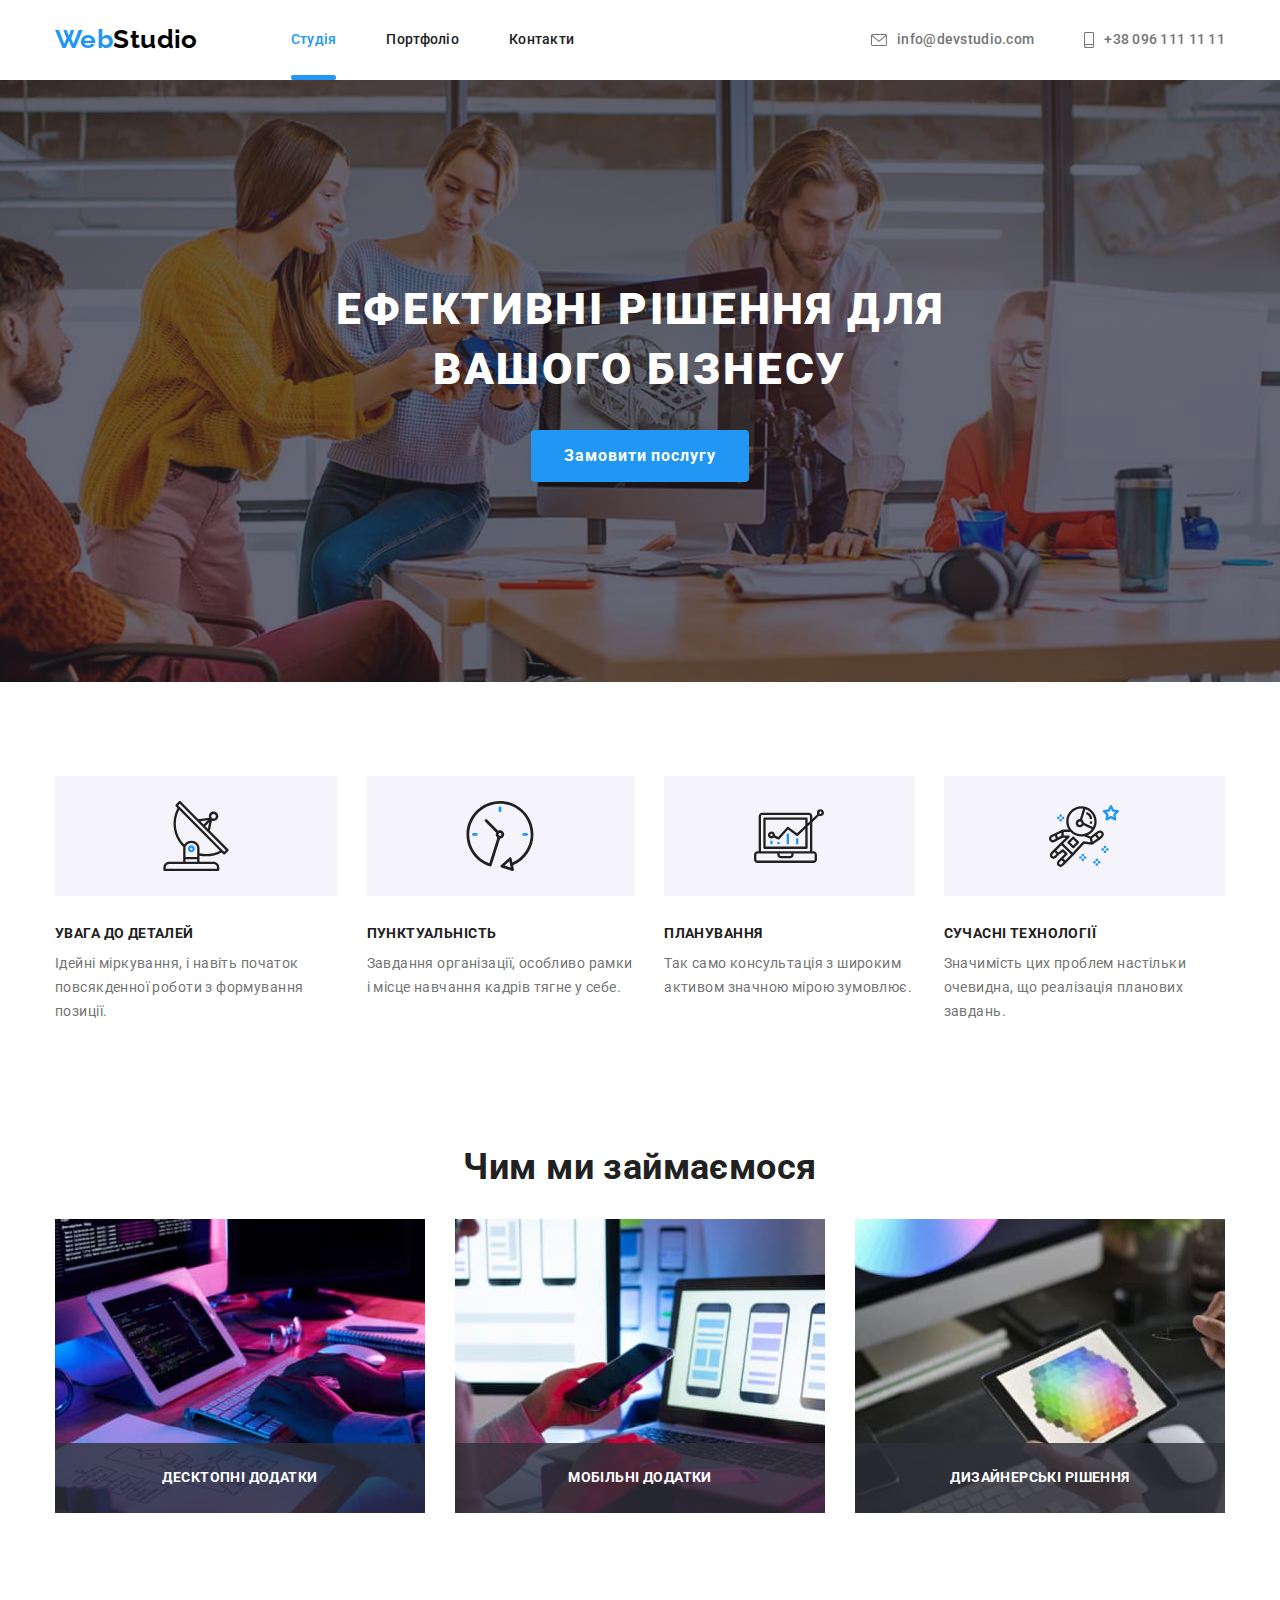
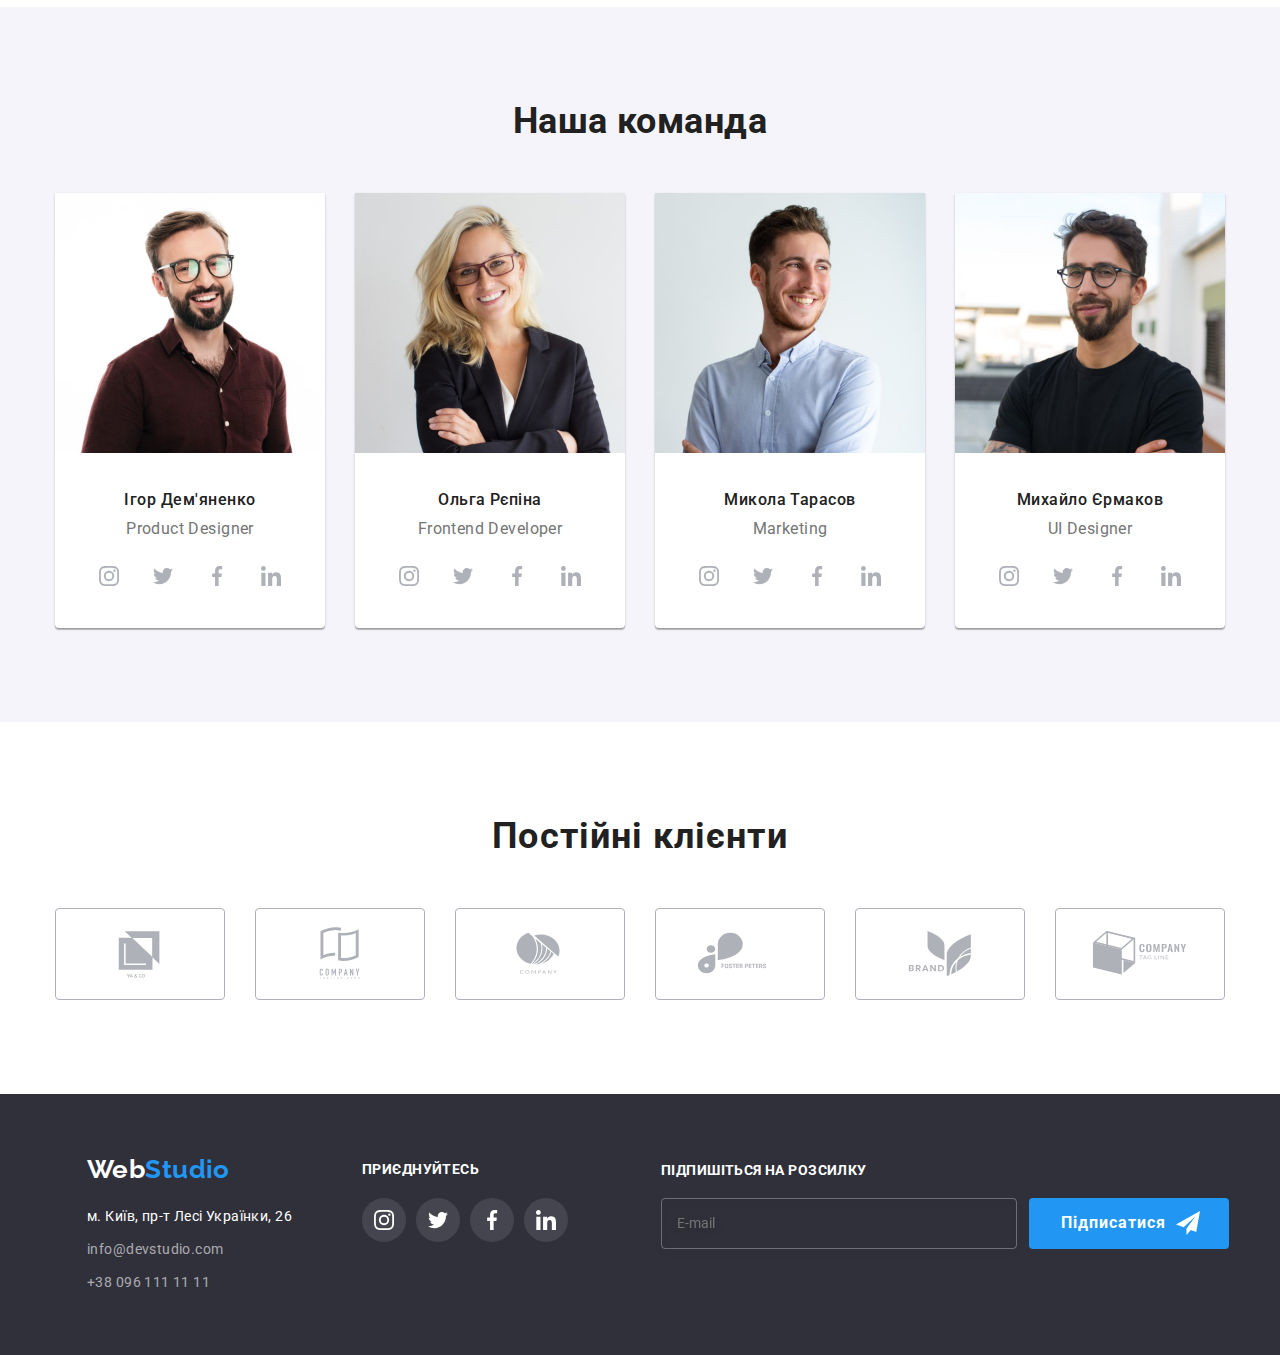
<file: index.html>
<!DOCTYPE html>
<html lang="uk">
  <head>
    <meta charset="UTF-8" />
    <meta http-equiv="X-UA-Compatible" content="IE=edge" />
    <meta name="viewport" content="width=device-width, initial-scale=1.0" />
    <title>goit-markup-hw-03</title>
    <link rel="preconnect" href="https://fonts.googleapis.com" />
    <link rel="preconnect" href="https://fonts.gstatic.com" crossorigin />
    <link
      href="https://fonts.googleapis.com/css2?family=Raleway:wght@700&family=Roboto:wght@400;500;700;900&display=swap"
      rel="stylesheet"
    />
    <link
      rel="stylesheet"
      href="https://cdnjs.cloudflare.com/ajax/libs/modern-normalize/1.1.0/modern-normalize.min.css"
    />
    <link rel="stylesheet" href="./css/styles.css" />
  </head>
  <body>
    <!-- Шапка сайта -->
    <header class="header">
      <div class="container nav-container">
        <a href="#" lang="en" class="logo link"><span class="logo-web">Web</span>Studio</a>

        <nav>
          <ul class="site-nav list">
            <li class="item"><a href="./index.html" class="link active">Студія</a></li>
            <li class="item"><a href="./portfolio.html" class="link">Портфоліо</a></li>
            <li class="item"><a href="#" class="link">Контакти</a></li>
          </ul>
        </nav>

        <ul class="main-contacts list">
          <li class="item">
            <a href="mailto:info@devstudio.com" class="contacts email link"
              ><svg width="16" height="12" class="nav-email-icon">
                <use href="./images/icons.svg#icon-envelope"></use></svg>info@devstudio.com</a
            >
          </li>
          <li class="item">
            <a href="tel:+380961111111" class="contacts phone-number link"
              ><svg width="10" height="16" class="nav-number-icon">
                <use href="./images/icons.svg#icon-smartphone"></use></svg>+38 096 111 11 11</a
            >
          </li>
        </ul>
      </div>
    </header>

    <main>
      <!-- Секция-герой -->
      <section class="hero">
        <div class="container">
          <h1 class="hero-title">Ефективні рішення для вашого бізнесу</h1>
          <button type="button" class="button" data-modal-open>Замовити послугу</button>
        </div>
      </section>

      <!-- Секция-"преймущества" -->
      <section class="feature">
        <div class="container">
          <!-- <h2>Наші переваги</h2> -->
          <ul class="feature-list list">
            <li class="title icon-antenna">
              <h3 class="feature-title">Увага до деталей</h3>
              <p>Ідейні міркування, і навіть початок повсякденної роботи з формування позиції.</p>
            </li>
            <li class="title icon-clock">
              <h3 class="feature-title">Пунктуальність</h3>
              <p>Завдання організації, особливо рамки і місце навчання кадрів тягне у себе.</p>
            </li>
            <li class="title icon-diagram">
              <h3 class="feature-title">Планування</h3>
              <p>Так само консультація з широким активом значною мірою зумовлює.</p>
            </li>
            <li class="title icona-stronaut">
              <h3 class="feature-title">Сучасні технології</h3>
              <p>Значимість цих проблем настільки очевидна, що реалізація планових завдань.</p>
            </li>
          </ul>
        </div>
      </section>

      <!-- Секция-"Чем мы занимаемся" -->
      <section class="work-target section">
        <div class="container">
          <h2 class="work-target-title">Чим ми займаємося</h2>
          <ul class="work-target-list list">
            <li class="work-target-item">
              <img
                src="./images/img-1.jpg"
                alt="Людина працює на планшеті та ПК"
                width="370"
                height="294"
              />
              <div class="description-container">
                <p class="work-target-description">Десктопні додатки</p>
              </div>
            </li>
            <li class="work-target-item">
              <img
                src="./images/img-2.jpg"
                alt="Людина працює на ноутбуці та телефоні"
                width="370"
                height="294"
              />
              <div class="description-container">
                <p class="work-target-description">Мобільні додатки</p>
              </div>
            </li>
            <li class="work-target-item">
              <img
                src="./images/img-3.jpg"
                alt="Людина тримає у руках планшет"
                width="370"
                height="294"
              />
              <div class="description-container">
                <p class="work-target-description">Дизайнерські рішення</p>
              </div>
            </li>
          </ul>
        </div>
      </section>

      <!-- Секция- "Наша команда" -->
      <section class="team section">
        <div class="container">
          <h2 class="team-title">Наша команда</h2>
          <ul class="team-list list">
            <li class="title">
              <img
                class="team-img"
                src="./images/img-4.jpg"
                alt="Product Designer"
                width="270"
                height="260"
              />
              <h3 class="name">Ігор Дем'яненко</h3>
              <p lang="en" class="profession">Product Designer</p>
              <ul class="team-soc-list list">
                <li class="team-soc-items">
                  <a href="#" class="team-soc-link link"
                    ><svg width="20" height="20" class="team-soc-icons">
                      <use href="./images/icons.svg#icon-instagram"></use>
                    </svg>
                  </a>
                </li>
                <li class="team-soc-items">
                  <a href="#" class="team-soc-link link"
                    ><svg width="20" height="20" class="team-soc-icons">
                      <use href="./images/icons.svg#icon-twitter"></use>
                    </svg>
                  </a>
                </li>
                <li class="team-soc-items">
                  <a href="#" class="team-soc-link link"
                    ><svg width="20" height="20" class="team-soc-icons">
                      <use href="./images/icons.svg#icon-facebook"></use>
                    </svg>
                  </a>
                </li>
                <li class="team-soc-items">
                  <a href="#" class="team-soc-link link"
                    ><svg width="20" height="20" class="team-soc-icons">
                      <use href="./images/icons.svg#icon-linkedin"></use>
                    </svg>
                  </a>
                </li>
              </ul>
            </li>
            <li class="title">
              <img
                class="team-img"
                src="./images/img-5.jpg"
                alt="Frontend Developer"
                width="270"
                height="260"
              />
              <h3 class="name">Ольга Рєпіна</h3>
              <p lang="en" class="profession">Frontend Developer</p>
              <ul class="team-soc-list list">
                <li class="team-soc-items">
                  <a href="#" class="team-soc-link link"
                    ><svg width="20" height="20" class="team-soc-icons">
                      <use href="./images/icons.svg#icon-instagram"></use>
                    </svg>
                  </a>
                </li>
                <li class="team-soc-items">
                  <a href="#" class="team-soc-link link"
                    ><svg width="20" height="20" class="team-soc-icons">
                      <use href="./images/icons.svg#icon-twitter"></use>
                    </svg>
                  </a>
                </li>
                <li class="team-soc-items">
                  <a href="#" class="team-soc-link link"
                    ><svg width="20" height="20" class="team-soc-icons">
                      <use href="./images/icons.svg#icon-facebook"></use>
                    </svg>
                  </a>
                </li>
                <li class="team-soc-items">
                  <a href="#" class="team-soc-link link"
                    ><svg width="20" height="20" class="team-soc-icons">
                      <use href="./images/icons.svg#icon-linkedin"></use>
                    </svg>
                  </a>
                </li>
              </ul>
            </li>
            <li class="title">
              <img
                class="team-img"
                src="./images/img-6.jpg"
                alt="Marketing"
                width="270"
                height="260"
              />
              <h3 class="name">Микола Тарасов</h3>
              <p lang="en" class="profession">Marketing</p>
              <ul class="team-soc-list list">
                <li class="team-soc-items">
                  <a href="#" class="team-soc-link link"
                    ><svg width="20" height="20" class="team-soc-icons">
                      <use href="./images/icons.svg#icon-instagram"></use>
                    </svg>
                  </a>
                </li>
                <li class="team-soc-items">
                  <a href="#" class="team-soc-link link"
                    ><svg width="20" height="20" class="team-soc-icons">
                      <use href="./images/icons.svg#icon-twitter"></use>
                    </svg>
                  </a>
                </li>
                <li class="team-soc-items">
                  <a href="#" class="team-soc-link link"
                    ><svg width="20" height="20" class="team-soc-icons">
                      <use href="./images/icons.svg#icon-facebook"></use>
                    </svg>
                  </a>
                </li>
                <li class="team-soc-items">
                  <a href="#" class="team-soc-link link"
                    ><svg width="20" height="20" class="team-soc-icons">
                      <use href="./images/icons.svg#icon-linkedin"></use>
                    </svg>
                  </a>
                </li>
              </ul>
            </li>
            <li class="title">
              <img
                class="team-img"
                src="./images/img-7.jpg"
                alt="UI Designer"
                width="270"
                height="260"
              />
              <h3 class="name">Михайло Єрмаков</h3>
              <p lang="en" class="profession">UI Designer</p>
              <ul class="team-soc-list list">
                <li class="team-soc-items">
                  <a href="#" class="team-soc-link link"
                    ><svg width="20" height="20" class="team-soc-icons">
                      <use href="./images/icons.svg#icon-instagram"></use>
                    </svg>
                  </a>
                </li>
                <li class="team-soc-items">
                  <a href="#" class="team-soc-link link"
                    ><svg width="20" height="20" class="team-soc-icons">
                      <use href="./images/icons.svg#icon-twitter"></use>
                    </svg>
                  </a>
                </li>
                <li class="team-soc-items">
                  <a href="#" class="team-soc-link link"
                    ><svg width="20" height="20" class="team-soc-icons">
                      <use href="./images/icons.svg#icon-facebook"></use>
                    </svg>
                  </a>
                </li>
                <li class="team-soc-items">
                  <a href="#" class="team-soc-link link"
                    ><svg width="20" height="20" class="team-soc-icons">
                      <use href="./images/icons.svg#icon-linkedin"></use>
                    </svg>
                  </a>
                </li>
              </ul>
            </li>
          </ul>
        </div>
      </section>
      <section class="clients">
        <div class="container">
          <h2 class="clients-title">Постійні клієнти</h2>
          <ul class="list clients-list">
            <li class="clients-item">
              <a href="#" class="clients-link link">
                <svg width="106" height="60" class="client-svg">
                  <use href="./images/icons.svg#icon-client-1"></use>
                </svg>
              </a>
            </li>
            <li class="clients-item">
              <a href="#" class="clients-link link">
                <svg width="106" height="60" class="client-svg" style="fill: currentColor">
                  <use href="./images/icons.svg#icon-client-2"></use>
                </svg>
              </a>
            </li>
            <li class="clients-item">
              <a href="#" class="clients-link link">
                <svg width="106" height="60" class="client-svg">
                  <use href="./images/icons.svg#icon-client-3"></use>
                </svg>
              </a>
            </li>
            <li class="clients-item">
              <a href="#" class="clients-link link">
                <svg width="106" height="60" class="client-svg">
                  <use href="./images/icons.svg#icon-client-4"></use>
                </svg>
              </a>
            </li>
            <li class="clients-item">
              <a href="#" class="clients-link link">
                <svg width="106" height="60" class="client-svg">
                  <use href="./images/icons.svg#icon-client-5"></use>
                </svg>
              </a>
            </li>
            <li class="clients-item">
              <a href="#" class="clients-link link">
                <svg width="106" height="60" class="client-svg">
                  <use href="./images/icons.svg#icon-client-6"></use>
                </svg>
              </a>
            </li>
          </ul>
        </div>
      </section>
    </main>

    <!-- Футер -->
    <footer class="footer">
      <div class="container">
        <div class="footer-position">
          <address class="address address-container">
            <div class="footer-adress">
              <a href="#" lang="en" class="logo link"> Web<span class="logo-web">Studio</span></a>

              <ul class="footer-adress-list list">
                <li>
                  <a href="https://goo.gl/maps/9ttwzkd9uLQhC29X6" class="link location"
                    >м. Київ, пр-т Лесі Українки, 26
                  </a>
                </li>
                <li>
                  <a href="mailto:info@devstudio.com" class="link mail">info@devstudio.com</a>
                </li>
                <li><a href="tel:+380961111111" class="link tel">+38 096 111 11 11 </a></li>
              </ul>
            </div>

            <div class="footer-soc-links">
              <p class="footer-soc-title">приєднуйтесь</p>
              <ul class="footer-soc-list list">
                <li class="footer-soc-item">
                  <a href="#" class="link footer-soc-link">
                    <svg width="20" height="20" class="footer-soc-icon">
                      <use href="./images/icons.svg#icon-instagram"></use>
                    </svg>
                  </a>
                </li>
                <li class="footer-soc-item">
                  <a href="#" class="link footer-soc-link">
                    <svg width="20" height="20" class="footer-soc-icon">
                      <use href="./images/icons.svg#icon-twitter"></use>
                    </svg>
                  </a>
                </li>
                <li class="footer-soc-item">
                  <a href="#" class="link footer-soc-link"
                    ><svg width="20" height="20" class="footer-soc-icon">
                      <use href="./images/icons.svg#icon-facebook"></use></svg></a>
                </li>
                <li class="footer-soc-item">
                  <a href="#" class="link footer-soc-link"
                    ><svg width="20" height="20" class="footer-soc-icon">
                      <use href="./images/icons.svg#icon-linkedin"></use></svg></a>
                </li>
              </ul>
            </div>
          </address>
          <div class="sing">
            <p class="sign-title">Підпишіться на розсилку</p>
            <form class="sign-form">
              <input
                type="email"
                name="sing-email"
                id="sing-email"
                class="sign-input"
                placeholder="E-mail"
              />
              <button type="submit" class="sign-button">
                Підписатися
                <svg width="24" height="24" class="sign-icon">
                  <use href="./images/icons.svg#icon-send"></use>
                </svg>
              </button>
            </form>
          </div>
        </div>
      </div>
    </footer>

    <div class="backdrop is-hidden" data-modal>
      <div class="modal">
        <h1 class="modal-title">Залиште свої дані, ми вам передзвонимо</h1>

        <button data-modal-close class="modal-button-close">
          <svg width="18" height="18">
            <use href="./images/icons.svg#icon-close"></use>
          </svg>
        </button>
        <form class="form">
          <div class="form-field">
            <label for="name" class="form-label">Ім'я</label>

            <input type="text" name="name" id="name" class="form-input" />
            <span class="form-icon">
              <svg width="18" height="18" class="form-svg">
                <use href="./images/icons.svg#icon-person"></use>
              </svg>
            </span>
          </div>

          <div class="form-field">
            <label for="tel" class="form-label">Телефон</label>
            <input type="tel" name="tel" id="tel" class="form-input" />
            <span class="form-icon">
              <svg width="18" height="18" class="form-svg">
                <use href="./images/icons.svg#icon-phone"></use>
              </svg>
            </span>
          </div>

          <div class="form-field">
            <label for="email" class="form-label">Пошта</label>
            <input type="email" name="email" id="email" class="form-input" />
            <span class="form-icon">
              <svg width="18" height="18" class="form-svg">
                <use href="./images/icons.svg#icon-email"></use>
              </svg>
            </span>
          </div>

          <div class="form-field textarea">
            <label for="textarea">Коментар</label>
            <textarea
              name="textarea"
              id="textarea"
              class="textarea"
              placeholder="Введіть текст"
            ></textarea>
          </div>

          <div class="form-checkbox">
            <label for="policy">
              <input type="checkbox" name="policy" id="policy" value="true" class="checkbox" />
              <span class="checkbox-icon"></span>
              Погоджуюся з розсилкою та приймаю<a href="#" class="form-link">Умови договору</a>
            </label>
          </div>

          <button type="submit" class="form-button">Відправити</button>
        </form>
      </div>
    </div>

    <script src="./js/modal.js"></script>
  </body>
</html>
</file>
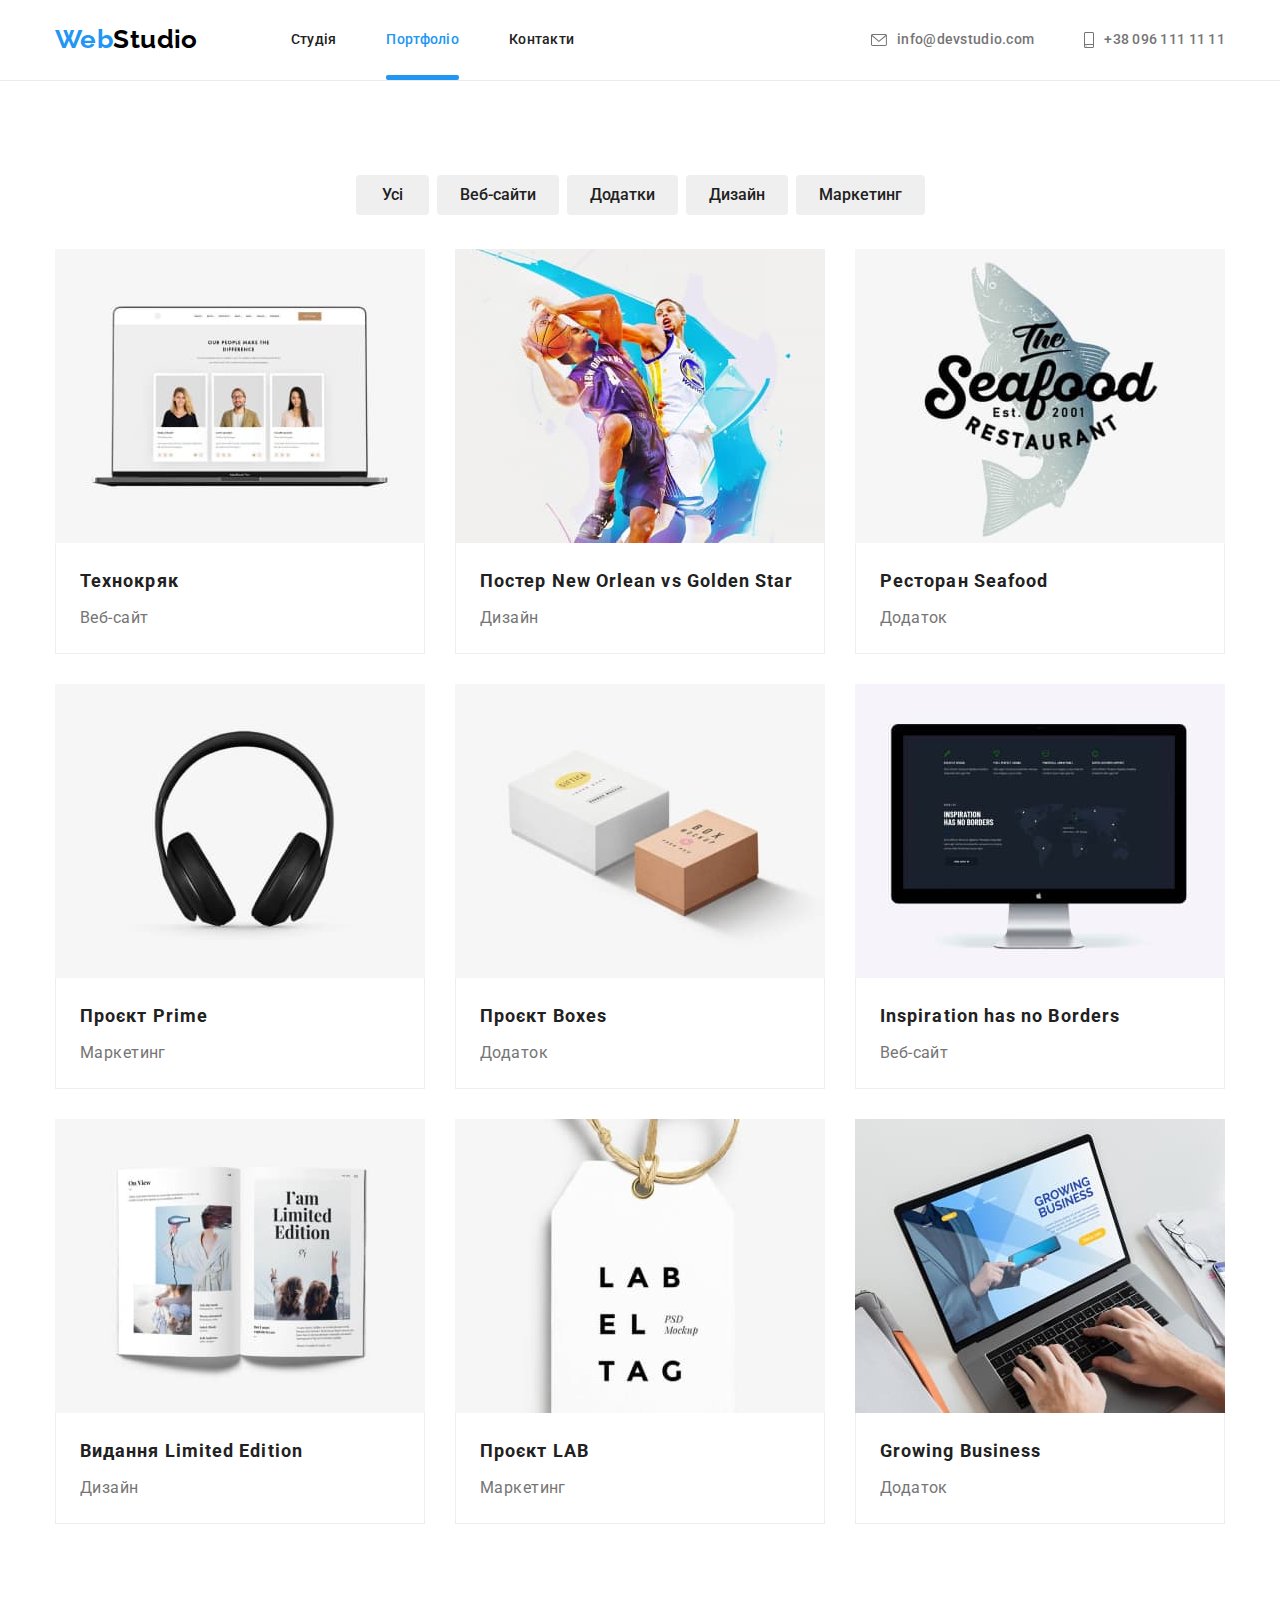
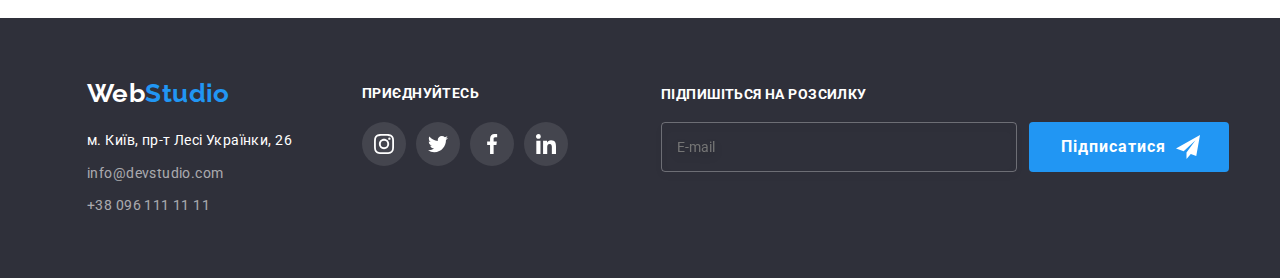
<file: portfolio.html>
<!DOCTYPE html>
<html lang="en">
  <head>
    <meta charset="UTF-8" />
    <meta http-equiv="X-UA-Compatible" content="IE=edge" />
    <meta name="viewport" content="width=device-width, initial-scale=1.0" />
    <title>goit-markup-hw-03</title>
    <link rel="preconnect" href="https://fonts.googleapis.com" />
    <link rel="preconnect" href="https://fonts.gstatic.com" crossorigin />
    <link
      href="https://fonts.googleapis.com/css2?family=Raleway:wght@700&family=Roboto:wght@400;500;700;900&display=swap"
      rel="stylesheet"
    />
    <link
      rel="stylesheet"
      href="https://cdnjs.cloudflare.com/ajax/libs/modern-normalize/1.1.0/modern-normalize.min.css"
    />
    <link rel="stylesheet" href="./css/styles.css" />
  </head>
  <body>
    <!-- Шапка сайта -->
    <header class="header heder-portfolio">
      <div class="container nav-container">
        <a href="#" lang="en" class="logo link"><span class="logo-web">Web</span>Studio</a>

        <nav>
          <ul class="site-nav list">
            <li class="item"><a href="./index.html" class="link">Студія</a></li>
            <li class="item"><a href="./portfolio.html" class="link active">Портфоліо</a></li>
            <li class="item"><a href="#" class="link">Контакти</a></li>
          </ul>
        </nav>

        <ul class="main-contacts list">
          <li class="item">
            <a href="mailto:info@devstudio.com" class="contacts email link"
              ><svg width="16" height="12" class="nav-email-icon">
                <use href="./images/icons.svg#icon-envelope"></use></svg>info@devstudio.com</a
            >
          </li>
          <li class="item">
            <a href="tel:+380961111111" class="contacts phone-number link"
              ><svg width="10" height="16" class="nav-number-icon">
                <use href="./images/icons.svg#icon-smartphone"></use></svg>+38 096 111 11 11</a
            >
          </li>
        </ul>
      </div>
    </header>
    <main>
      <section class="portfolio section">
        <!-- <h1>Портфоліо</h1> -->
        <div class="container">
          <ul class="list filter-nav">
            <li class="item"><button type="button" class="nav-button">Усі</button></li>
            <li class="item"><button type="button" class="nav-button">Веб-сайти</button></li>
            <li class="item"><button type="button" class="nav-button">Додатки</button></li>
            <li class="item"><button type="button" class="nav-button">Дизайн</button></li>
            <li class="item"><button type="button" class="nav-button">Маркетинг</button></li>
          </ul>
          <ul class="list portfolio-list">
            <li class="portfolio-block">
              <div class="container-portfolio-img">
                <img
                  class="portfolio-img"
                  src="./images/portfolio-01.jpg"
                  alt="Відкритий сайт на ноутбуці"
                  width="370"
                  height="294"
                />
                <div class="portfolio-img-description">
                  <p>
                    Ресурс пропонує комплексні пропозиції з різним рівнем функціоналу та сервісів.
                    Все це дозволить відвідувачу отримати вичерпні відомості про компанію чи
                    приватну особу.
                  </p>
                </div>
              </div>
              <div class="portfolio-inf">
                <h2 class="portfolio-title">Технокряк</h2>
                <p class="portfolio-description">Веб-сайт</p>
              </div>
            </li>
            <li class="portfolio-block">
              <div class="container-portfolio-img">
                <img
                  class="portfolio-img"
                  src="./images/portfolio-02.jpg"
                  alt="Два баскетболісти з м'ячем"
                  width="370"
                  height="294"
                />
                <div class="portfolio-img-description">
                  <p>
                    Ресурс пропонує комплексні пропозиції з різним рівнем функціоналу та сервісів.
                    Все це дозволить відвідувачу отримати вичерпні відомості про компанію чи
                    приватну особу.
                  </p>
                </div>
              </div>
              <div class="portfolio-inf">
                <h2 class="portfolio-title">
                  Постер <span lang="en">New Orlean vs Golden Star</span>
                </h2>
                <p class="portfolio-description">Дизайн</p>
              </div>
            </li>
            <li class="portfolio-block">
              <div class="container-portfolio-img">
                <img
                  class="portfolio-img"
                  src="./images/portfolio-03.jpg"
                  alt="Логотип ресторану Seafood"
                  width="370"
                  height="294"
                />
                <div class="portfolio-img-description">
                  <p>
                    Ресурс пропонує комплексні пропозиції з різним рівнем функціоналу та сервісів.
                    Все це дозволить відвідувачу отримати вичерпні відомості про компанію чи
                    приватну особу.
                  </p>
                </div>
              </div>
              <div class="portfolio-inf">
                <h2 class="portfolio-title">Ресторан <span lang="en">Seafood</span></h2>
                <p class="portfolio-description">Додаток</p>
              </div>
            </li>
            <li class="portfolio-block">
              <div class="container-portfolio-img">
                <img
                  class="portfolio-img"
                  src="./images/portfolio-04.jpg"
                  alt="Навушники"
                  width="370"
                  height="294"
                />
                <div class="portfolio-img-description">
                  <p>
                    Ресурс пропонує комплексні пропозиції з різним рівнем функціоналу та сервісів.
                    Все це дозволить відвідувачу отримати вичерпні відомості про компанію чи
                    приватну особу.
                  </p>
                </div>
              </div>
              <div class="portfolio-inf">
                <h2 class="portfolio-title">Проєкт <span lang="en">Prime</span></h2>
                <p class="portfolio-description">Маркетинг</p>
              </div>
            </li>
            <li class="portfolio-block">
              <div class="container-portfolio-img">
                <img
                  class="portfolio-img"
                  src="./images/portfolio-05.jpg"
                  alt="Дві коробки"
                  width="370"
                  height="294"
                />
                <div class="portfolio-img-description">
                  <p>
                    Ресурс пропонує комплексні пропозиції з різним рівнем функціоналу та сервісів.
                    Все це дозволить відвідувачу отримати вичерпні відомості про компанію чи
                    приватну особу.
                  </p>
                </div>
              </div>
              <div class="portfolio-inf">
                <h2 class="portfolio-title">Проєкт <span lang="en">Boxes</span></h2>
                <p class="portfolio-description">Додаток</p>
              </div>
            </li>
            <li class="portfolio-block">
              <div class="container-portfolio-img">
                <img
                  class="portfolio-img"
                  src="./images/portfolio-06.jpg"
                  alt="монітор"
                  width="370"
                  height="294"
                />
                <div class="portfolio-img-description">
                  <p>
                    Ресурс пропонує комплексні пропозиції з різним рівнем функціоналу та сервісів.
                    Все це дозволить відвідувачу отримати вичерпні відомості про компанію чи
                    приватну особу.
                  </p>
                </div>
              </div>
              <div class="portfolio-inf">
                <h2 lang="en" class="portfolio-title">Inspiration has no Borders</h2>
                <p class="portfolio-description">Веб-сайт</p>
              </div>
            </li>
            <li class="portfolio-block">
              <div class="container-portfolio-img">
                <img
                  class="portfolio-img"
                  src="./images/portfolio-07.jpg"
                  alt="Відкритий журнал"
                  width="370"
                  height="294"
                />
                <div class="portfolio-img-description">
                  <p>
                    Ресурс пропонує комплексні пропозиції з різним рівнем функціоналу та сервісів.
                    Все це дозволить відвідувачу отримати вичерпні відомості про компанію чи
                    приватну особу.
                  </p>
                </div>
              </div>
              <div class="portfolio-inf">
                <h2 class="portfolio-title">Видання <span lang="en">Limited Edition</span></h2>
                <p class="portfolio-description">Дизайн</p>
              </div>
            </li>
            <li class="portfolio-block">
              <div class="container-portfolio-img">
                <img
                  class="portfolio-img"
                  src="./images/portfolio-08.jpg"
                  alt="Лейбл"
                  width="370"
                  height="294"
                />
                <div class="portfolio-img-description">
                  <p>
                    Ресурс пропонує комплексні пропозиції з різним рівнем функціоналу та сервісів.
                    Все це дозволить відвідувачу отримати вичерпні відомості про компанію чи
                    приватну особу.
                  </p>
                </div>
              </div>
              <div class="portfolio-inf">
                <h2 class="portfolio-title">Проєкт <span lang="en">LAB</span></h2>
                <p class="portfolio-description">Маркетинг</p>
              </div>
            </li>
            <li class="portfolio-block">
              <div class="container-portfolio-img">
                <img
                  class="portfolio-img"
                  src="./images/portfolio-09.jpg"
                  alt="Людина працює на ноутбуці"
                  width="370"
                  height="294"
                />
                <div class="portfolio-img-description">
                  <p>
                    Ресурс пропонує комплексні пропозиції з різним рівнем функціоналу та сервісів.
                    Все це дозволить відвідувачу отримати вичерпні відомості про компанію чи
                    приватну особу.
                  </p>
                </div>
              </div>
              <div class="portfolio-inf">
                <h2 lang="en" class="portfolio-title">Growing Business</h2>
                <p class="portfolio-description">Додаток</p>
              </div>
            </li>
          </ul>
        </div>
      </section>
    </main>

    <!-- Футер -->
    <footer class="footer">
      <div class="container">
        <div class="footer-position">
          <address class="address address-container">
            <div class="footer-adress">
              <a href="#" lang="en" class="logo link"> Web<span class="logo-web">Studio</span></a>

              <ul class="footer-adress-list list">
                <li>
                  <a href="https://goo.gl/maps/9ttwzkd9uLQhC29X6" class="link location"
                    >м. Київ, пр-т Лесі Українки, 26
                  </a>
                </li>
                <li>
                  <a href="mailto:info@devstudio.com" class="link mail">info@devstudio.com</a>
                </li>
                <li><a href="tel:+380961111111" class="link tel">+38 096 111 11 11 </a></li>
              </ul>
            </div>

            <div class="footer-soc-links">
              <p class="footer-soc-title">приєднуйтесь</p>
              <ul class="footer-soc-list list">
                <li class="footer-soc-item">
                  <a href="#" class="link footer-soc-link">
                    <svg width="20" height="20" class="footer-soc-icon">
                      <use href="./images/icons.svg#icon-instagram"></use>
                    </svg>
                  </a>
                </li>
                <li class="footer-soc-item">
                  <a href="#" class="link footer-soc-link">
                    <svg width="20" height="20" class="footer-soc-icon">
                      <use href="./images/icons.svg#icon-twitter"></use>
                    </svg>
                  </a>
                </li>
                <li class="footer-soc-item">
                  <a href="#" class="link footer-soc-link"
                    ><svg width="20" height="20" class="footer-soc-icon">
                      <use href="./images/icons.svg#icon-facebook"></use></svg></a>
                </li>
                <li class="footer-soc-item">
                  <a href="#" class="link footer-soc-link"
                    ><svg width="20" height="20" class="footer-soc-icon">
                      <use href="./images/icons.svg#icon-linkedin"></use></svg></a>
                </li>
              </ul>
            </div>
          </address>
          <div class="sing">
            <p class="sign-title">Підпишіться на розсилку</p>
            <form class="sign-form">
              <input
                type="email"
                name="sing-email"
                id="sing-email"
                class="sign-input"
                placeholder="E-mail"
              />
              <button type="submit" class="sign-button">
                Підписатися
                <svg width="24" height="24" class="sign-icon">
                  <use href="./images/icons.svg#icon-send"></use>
                </svg>
              </button>
            </form>
          </div>
        </div>
      </div>
    </footer>
  </body>
</html>
</file>
<file: css/styles.css>
/* Цвет основного текста #212121 */
/* Вторичный цвет текста #757575 */
/* Белый #FFFFFF */
/* Акцент #2196F3 */
/* Цвет герой/футер #2F303A */
/* Первичный цвет фона #F5F5F5 */
/* Вторичный цвет фона #F5F4FA */
/* Черный цвет logo #000000*/

:root {
  --primary-text-kolor: #757575;
  --title-text-color: #212121;
  --primary-background-color: #f5f5f5;
  --secondary-background-color: #f5f4fa;
  --hero-background-color: #2f303a;
  --accent-color: #2196f3;
  --white-color: #ffffff;
  --black-color: #000000;
}

body {
  background-color: var(--white-color);
  color: var(--primary-text-kolor);

  font-family: 'Roboto', sans-serif;
  font-size: 14px;
  letter-spacing: 0.03em;
  line-height: 1.71;
}

/* Утилитарные классы */

.list {
  padding: 0;
  margin: 0;
  list-style: none;
}

.link {
  text-decoration: none;
}

.address {
  font-style: normal;
}

.section {
  padding-top: 94px;
  padding-bottom: 94px;
}
/* ХЕДЕР */

/* Логотипы футер/хедер */

.container {
  margin-left: auto;
  margin-right: auto;
  width: 1200px;
  padding-left: 15px;
  padding-right: 15px;
}

.logo {
  display: block;
  padding-top: 24px;
  padding-bottom: 25px;

  color: var(--black-color);

  font-family: 'Raleway';
  font-weight: 700;
  font-size: 26px;
  line-height: 1.19;
}

.footer .logo {
  color: var(--white-color);
}

.header .logo-web,
.footer .logo-web {
  color: var(--accent-color);
}

/* Навигация по сайту */

.header {
  background-color: var(--white-color);
}

.nav-container {
  display: flex;
  align-items: center;
}

.site-nav {
  display: flex;
  margin-left: 93px;

  color: var(--title-text-color);

  font-weight: 500;
  line-height: 1.14;
  letter-spacing: 0.02em;
}

.site-nav .item:not(:last-child) {
  margin-right: 50px;
}

.site-nav .link {
  transition: color 250ms cubic-bezier(0.4, 0, 0.2, 1);

  display: block;
  padding-top: 32px;
  padding-bottom: 32px;
  color: inherit;
}

.site-nav .link:hover,
.site-nav .link:focus {
  color: var(--accent-color);
}

.site-nav .active {
  position: relative;

  color: var(--accent-color);
}

.active::after {
  content: '';

  position: absolute;
  left: 0;
  bottom: 0;

  display: block;
  width: 100%;
  height: 5px;
  background-color: var(--accent-color);
  border-radius: 2px;
}

/* Контакты */

.main-contacts {
  display: flex;
  margin-left: auto;
}

.main-contacts .item + .item {
  margin-left: 50px;
}

.main-contacts .contacts {
  transition: color 250ms cubic-bezier(0.4, 0, 0.2, 1);

  display: inline-flex;
  padding-top: 32px;
  padding-bottom: 32px;

  color: inherit;

  font-weight: 500;
  line-height: 1.14;
  letter-spacing: 0.02em;
}

.contacts:hover,
.contacts:focus,
.nav-email-icon:hover,
.nav-email-icon:focus,
.nav-number-icon:hover,
.nav-number-icon:focus {
  color: var(--accent-color);
}

.email,
.phone-number {
  width: 100%;
  height: 100%;
  justify-content: center;
  align-items: center;
}

.nav-email-icon,
.nav-number-icon {
  margin-right: 10px;
  fill: currentColor;
}

/* МЕЙН-КОНТЕНТ */

/* Герой */

.hero {
  background-color: #c4c4c4;
  text-align: center;
  padding-top: 200px;
  padding-bottom: 200px;
  background-image: linear-gradient(rgba(47, 48, 58, 0.4), rgba(47, 48, 58, 0.4)),
    url(../images/hero.jpg);
  background-repeat: no-repeat;
  background-size: cover;
  background-position: center;
  max-width: 1600px;
  margin: 0 auto;
}

.hero-title {
  width: 696px;
  margin-left: auto;
  margin-right: auto;
  margin-top: 0;
  margin-bottom: 30px;

  color: var(--white-color);

  font-weight: 900;
  font-size: 44px;
  line-height: 1.36;
  letter-spacing: 0.06em;
  text-transform: uppercase;
  text-align: center;
}

.button {
  border-radius: 4px;
  padding: 10px 32px;
  min-width: 216px;
  border: 1px solid transparent;

  color: var(--white-color);
  background-color: var(--accent-color);

  font-family: inherit;
  font-size: 16px;
  font-weight: 700;
  line-height: 1.88;
  letter-spacing: 0.06em;
  text-align: center;

  cursor: pointer;
}

/* ОСНОВНЫЕ СЕКЦИИ */

.work-target-title,
.team-title {
  color: var(--title-text-color);

  font-size: 36px;
  font-weight: 700;
  line-height: 1.16;
  text-align: center;
}

/* Секция-"преймущества" */

.feature {
  padding-top: 94px;
}

.feature-list {
  display: flex;
  justify-content: center;
}

.feature-list .title::before {
  display: block;
  content: '';
  height: 120px;
  margin-bottom: 30px;
  background-color: #f5f4fa;
  background-repeat: no-repeat;
  background-position: center;
}

.icon-antenna::before {
  background-image: url(../images/antenna.svg);
}

.icon-clock::before {
  background-image: url(../images/clock.svg);
}

.icon-diagram::before {
  background-image: url(../images/diagram.svg);
}

.icona-stronaut::before {
  background-image: url(../images/astronaut.svg);
}

.feature-title {
  margin-top: 0;
  margin-bottom: 10px;

  color: var(--title-text-color);

  font-size: 14px;
  font-weight: 700;
  line-height: 1.14;
  text-transform: uppercase;
}

.feature-list .title {
  max-width: calc((100%-90px) / 4);
}

.feature-list .title:not(:last-child) {
  margin-right: 30px;
}

.feature-list.list p {
  margin-top: 0;
  margin-bottom: 0;
}

/* Секция-"Чем мы занимаемся" */

.work-target-list {
  display: flex;
}

.work-target-item:not(:last-child) {
  margin-right: 30px;
}

.work-target-item {
  position: relative;
  margin-top: 0;
  margin-bottom: 0;
  height: 294px;
}

.description-container {
  position: absolute;
  right: 0;
  bottom: 0;
  width: 100%;
  min-height: 70px;

  background-color: rgba(47, 48, 58, 0.8);
}

.work-target-description {
  text-align: center;
  margin-top: 27px;
  margin-bottom: 27px;

  font-weight: 700;
  line-height: 1.14;
  letter-spacing: 0.03em;
  text-transform: uppercase;

  color: var(--white-color);
}

/* Секция-"Наша команда" */

.team {
  background-color: var(--secondary-background-color);
}

.team-list {
  display: flex;
}

.team-list .title {
  width: calc((100%-90px) / 4);

  background: var(--white-color);
  box-shadow: 0px 1px 3px rgba(0, 0, 0, 0.12), 0px 1px 1px rgba(0, 0, 0, 0.14),
    0px 2px 1px rgba(0, 0, 0, 0.2);
  border-radius: 0px 0px 4px 4px;
}

.team-list .title:not(:last-child) {
  margin-right: 30px;
}

.team-title {
  margin-top: 0;
  margin-bottom: 50px;
}

.team-img {
  margin-bottom: 30px;
}

.name {
  margin-top: 0;
  margin-bottom: 10px;

  color: var(--title-text-color);

  font-size: 16px;
  font-weight: 500;
  line-height: 1.18;
  letter-spacing: 0.03em;
}

.profession {
  margin-top: 0;
  margin-bottom: 16px;

  font-size: 16px;
  line-height: 1.18;
}

.team-soc-list {
  display: flex;
  justify-content: center;
  align-items: center;
  margin-bottom: 30px;
}

.team-soc-items {
  width: 44px;
  height: 44px;
}

.team-soc-link {
  transition: color 250ms cubic-bezier(0.4, 0, 0.2, 1),
    background-color 250ms cubic-bezier(0.4, 0, 0.2, 1);

  display: flex;
  width: 100%;
  height: 100%;
  border-radius: 50%;
  justify-content: center;
  align-items: center;
  color: #afb1b8;
}

.team-soc-link:hover {
  background-color: #2196f3;
  color: #ffffff;
}

.team-soc-icons {
  fill: currentColor;
}

.team-soc-items:not(:last-child) {
  margin-right: 10px;
}

.team-list > li {
  text-align: center;
}

/* Секция-"Постоянные клиенты" */

.clients {
  padding-top: 94px;
  padding-bottom: 94px;
}

.clients-list {
  display: flex;
}

.clients-title {
  margin-top: 0;
  margin-bottom: 50px;
  font-weight: 700;
  font-size: 36px;
  line-height: 1.16;
  text-align: center;
  letter-spacing: 0.03em;

  color: var(--title-text-color);
}

.clients-list {
  display: flex;
  justify-content: center;
  align-items: center;
}

.clients-item {
  width: 170px;
  height: 92px;
}

.clients-link {
  transition: color 250ms cubic-bezier(0.4, 0, 0.2, 1),
    border-color 250ms cubic-bezier(0.4, 0, 0.2, 1);

  display: flex;
  border: 1px solid #afb1b8;
  border-radius: 4px;
  width: 100%;
  height: 100%;
  justify-content: center;
  align-items: center;
  color: #afb1b8;
}

.clients-link:hover,
.clients-link:focus {
  color: var(--accent-color);
  border-color: var(--accent-color);
}

.client-svg {
  fill: currentColor;
}

.clients-item:not(:last-child) {
  margin-right: 30px;
}

/* ФУТЕР */

.footer {
  padding-top: 60px;
  padding-left: 64px;
  padding-bottom: 60px;

  background-color: var(--hero-background-color);
}

.footer .logo {
  display: inline-block;
  padding-top: 0;
  padding-bottom: 0;
  margin-bottom: 20px;
}

.location {
  display: inline-block;
  margin-bottom: 9px;

  color: var(--white-color);
}

.mail {
  display: inline-block;
  margin-bottom: 9px;
}

.mail,
.tel {
  color: rgba(255, 255, 255, 0.6);
}

.location,
.mail,
.tel {
  transition: color 250ms cubic-bezier(0.4, 0, 0.2, 1);
}

.location:hover,
.mail:hover,
.tel:hover,
.location:focus,
.mail:focus,
.tel:focus {
  color: var(--accent-color);
}

.address-container {
  display: flex;
}

.footer-soc-list {
  display: flex;
}

.footer-adress {
  margin-right: 70px;
}

.footer-soc-item:not(:last-child) {
  margin-right: 10px;
}

.footer-soc-title {
  margin-top: 8px;
  margin-bottom: 20px;
  font-weight: 700;
  line-height: 1.14;
  letter-spacing: 0.03em;
  text-transform: uppercase;

  color: #ffffff;
}

.footer-soc-list {
  display: flex;
  justify-content: center;
  align-items: center;
}

.footer-soc-item {
  width: 44px;
  height: 44px;
}

.footer-soc-link {
  transition: background-color 250ms cubic-bezier(0.4, 0, 0.2, 1);

  display: flex;
  width: 100%;
  height: 100%;
  border-radius: 50%;
  justify-content: center;
  align-items: center;
  color: #ffffff;
  background-color: rgba(255, 255, 255, 0.1);
}

.footer-soc-link:hover {
  background-color: #2196f3;
}

.footer-soc-icon {
  fill: currentColor;
}

.footer-position {
  display: flex;
}

.sing {
  margin-left: 93px;
}

.sign-title {
  margin-top: 8px;
  margin-bottom: 20px;

  font-weight: 700;
  font-size: 14px;
  line-height: 1.16;
  letter-spacing: 0.03em;
  text-transform: uppercase;

  color: #ffffff;
}

.sign-input {
  border: 1px solid rgba(255, 255, 255, 0.3);
  filter: drop-shadow(0px 4px 4px rgba(0, 0, 0, 0.15));
  border-radius: 4px;
  background-color: transparent;
  box-sizing: inherit;
  min-width: 356px;
  min-height: 48px;
  padding: 16px 15px;
}

.sign-form {
  position: relative;
  display: flex;
}

.sign-button {
  margin-left: 12px;
  min-width: 200px;
  min-height: 50px;
  background-color: var(--accent-color);
  border: 4px solid transparent;
  border-radius: 4px;

  font-weight: 700;
  font-size: 16px;
  line-height: 1.875;
  padding-left: 28px;

  letter-spacing: 0.06em;

  color: #ffffff;

  display: flex;
  align-items: center;
}

.sign-icon {
  margin-left: 10px;
}

/* Модальное окно */

.backdrop {
  position: fixed;
  top: 0;
  left: 0;
  width: 100%;
  height: 100%;

  opacity: 1;
  transition: opacity 250ms cubic-bezier(0.4, 0, 0.2, 1),
    visibility 250ms cubic-bezier(0.4, 0, 0.2, 1);

  background-color: rgba(0, 0, 0, 0.2);
}

.backdrop.is-hidden {
  opacity: 0;
  visibility: hidden;
  pointer-events: none;
}

.backdrop.is-hidden .modal {
  transform: translate(-50%, -50%) scale(0.9);
}

.modal {
  position: absolute;
  top: 50%;
  left: 50%;

  width: 528px;
  height: 581px;
  padding: 40px 40px;

  border-radius: 4px;

  background-color: var(--white-color);
  box-shadow: 0px 1px 3px rgba(0, 0, 0, 0.12), 0px 1px 1px rgba(0, 0, 0, 0.14),
    0px 2px 1px rgba(0, 0, 0, 0.2);

  transform: scale(1) translate(-50%, -50%);

  transition: transform 250ms cubic-bezier(0.4, 0, 0.2, 1),
    box-shadow 250ms cubic-bezier(0.4, 0, 0.2, 1);
}

.modal-button-close {
  display: flex;
  position: absolute;
  top: 8px;
  right: 8px;
  justify-content: center;
  align-items: center;

  width: 30px;
  height: 30px;
  padding: 0;

  border: 1px solid rgba(0, 0, 0, 0.1);
  border-radius: 50%;

  background-color: var(--white-color);
  fill: #000000;

  transition: fill 250ms cubic-bezier(0.4, 0, 0.2, 1);
}

.modal-button-close:hover {
  fill: var(--accent-color)
}

.modal-title {
  font-weight: 700;
  font-size: 20px;
  line-height: 1.15;
  text-align: center;
  letter-spacing: 0.03em;
  margin-top: 0;
  margin-bottom: 12px;

  color: #212121;
}

.modal p {
  margin: 0;
}

.form-field {
  position: relative;
  display: flex;
  flex-direction: column;
  margin-bottom: 10px;
}

.form-field input {
  padding: 15px 42px;
  border: 1px solid rgba(33, 33, 33, 0.2);
  border-radius: 4px;
  height: 40px;
  transition: border-color 250ms cubic-bezier(0.4, 0, 0.2, 1);
}

.form-field label {
  margin-bottom: 4px;
  font-weight: 400;
  font-size: 12px;
  line-height: 1.16;
  letter-spacing: 0.01em;

  color: #757575;
}

.form-icon {
  position: absolute;
  top: 50%;
  left: 12px;

  transform: translateY(0, -50%);
  transition: color 250ms cubic-bezier(0.4, 0, 0.2, 1);
}

.form-field textarea {
  outline: none;
  padding: 12px 16px;
  border: 1px solid rgba(33, 33, 33, 0.2);
  min-width: 448px;
  min-height: 120px;
  transition: border-color 250ms cubic-bezier(0.4, 0, 0.2, 1);
  resize: none;
}

.form-field textarea::placeholder {
  font-weight: 400;
  font-size: 12px;
  line-height: 1.16;
  letter-spacing: 0.01em;

  color: rgba(117, 117, 117, 0.5);
}

.form-field textarea:focus {
  outline: none;
  border: 1px solid #2196f3;
  border-radius: 4px;
}

.textarea {
  margin-bottom: 10px;
}

.form-checkbox {
  display: flex;
  align-items: center;
  margin-bottom: 30px;
}

.form-checkbox [type='checkbox'] {
  margin-right: 8px;
}

.form-button {
  display: block;
  padding: 10px 52px;
  margin-left: auto;
  margin-right: auto;
  min-width: 200px;

  background: #2196f3;
  border-radius: 4px;
  border: none;

  box-shadow: 0px 4px 4px rgba(0, 0, 0, 0.15);

  cursor: pointer;

  font-weight: 700;
  font-size: 16px;
  line-height: 1.88;

  letter-spacing: 0.06em;

  color: #ffffff;
}



.form-checkbox label {
  display: inline-flex;
  align-items: center;
}

.checkbox {
  /* -webkit-appearance: none;
  -moz-appearance: none;
  appearance: none;

  position:absolute; */

  position: absolute;
  width: 1px;
  height: 1px;
  margin: -1px;
  border: 0;
  padding: 0;
  clip: rect(0 0 0 0);
  overflow: hidden;
}

.checkbox-icon {
  display: inline-block;
  width: 16px;
  height: 16px;
  margin-right: 8px;

  border: 2px solid #212121;
  border-radius: 2px;
  transition: border 2000ms linear;
}

.checkbox:checked + .checkbox-icon {
  border: var(--accent-color);
  background-image: url('../images/icon-check.svg');
  background-size: contain;
  background-origin: border-box;
}

.form-link {
  margin-left: 5px;
  color: var(--accent-color);
}

.form-field input:focus {
  outline: none;
  border: 1px solid #2196f3;
  border-radius: 4px;
}

.form-field input:focus + .form-icon,
.form-field input:hover + .form-icon {
  color: var(--accent-color);
}

.form-svg {
  fill: currentColor;
}

/* Сторінка portfolio.html */

.heder-portfolio {
  border-bottom: 1px solid #ececec;
}

.filter-nav {
  display: flex;
  justify-content: center;
  margin-bottom: 34px;
}

.filter-nav .item:not(:last-child) {
  margin-right: 8px;
}

.nav-button {
  transition: color 250ms cubic-bezier(0.4, 0, 0.2, 1),
    background-color 250ms cubic-bezier(0.4, 0, 0.2, 1);

  display: inline-block;
  padding: 6px 22px;
  border-radius: 4px;
  border: 1px solid transparent;
  min-width: 73px;

  color: var(--title-text-color);

  font-family: inherit;
  font-weight: 500;
  font-size: 16px;
  line-height: 1.62;
  text-align: center;
  cursor: pointer;
}

.nav-button:hover,
.nav-button:focus {
  color: var(--white-color);
  background-color: var(--accent-color);
}

.portfolio-list {
  display: flex;
  flex-wrap: wrap;
}

.portfolio-block {
  transition: box-shadow 250ms cubic-bezier(0.4, 0, 0.2, 1);

  width: calc((100% - 60px) / 3);
  background: var(--white-color);
}

.portfolio-inf {
  border-left: 1px solid #eeeeee;
  border-right: 1px solid #eeeeee;
  border-bottom: 1px solid #eeeeee;
}

.portfolio-block:not(:nth-child(3n)) {
  margin-right: 30px;
}

.portfolio-block:not(:nth-last-child(-n + 3)) {
  margin-bottom: 30px;
}

.portfolio-img {
  display: block;
}

.portfolio-title {
  padding-top: 20px;
  margin-top: 0;
  margin-bottom: 4px;
  margin-left: 24px;

  color: var(--title-text-color);

  font-size: 18px;
  font-weight: 700;
  line-height: 2;
  letter-spacing: 0.06em;
}

.portfolio-block:hover,
.portfolio-block:focus {
  box-shadow: 0px 1px 1px rgba(0, 0, 0, 0.12), 0px 4px 4px rgba(0, 0, 0, 0.06),
    1px 4px 6px rgba(0, 0, 0, 0.16);
}

.portfolio-description {
  font-size: 16px;
  line-height: 1.87;
  margin-top: 0;
  margin-bottom: 20px;
  margin-left: 24px;
}

.container-portfolio-img {
  position: relative;
  overflow: hidden;
}

.portfolio-img-description {
  position: absolute;
  transition: transform 250ms cubic-bezier(0.4, 0, 0.2, 1);
  padding: 63px 24px;

  width: 100%;
  height: 100%;
  background-color: rgba(33, 150, 243, 0.9);
}

.portfolio-img-description p {
  margin-top: 0;
  margin-bottom: 0;

  font-weight: 400;
  font-size: 18px;
  line-height: 1.56;

  color: var(--white-color);
}

.portfolio-block:hover .portfolio-img-description,
.portfolio-block:focus .portfolio-img-description {
  transform: translateY(-100%);
}
</file>
